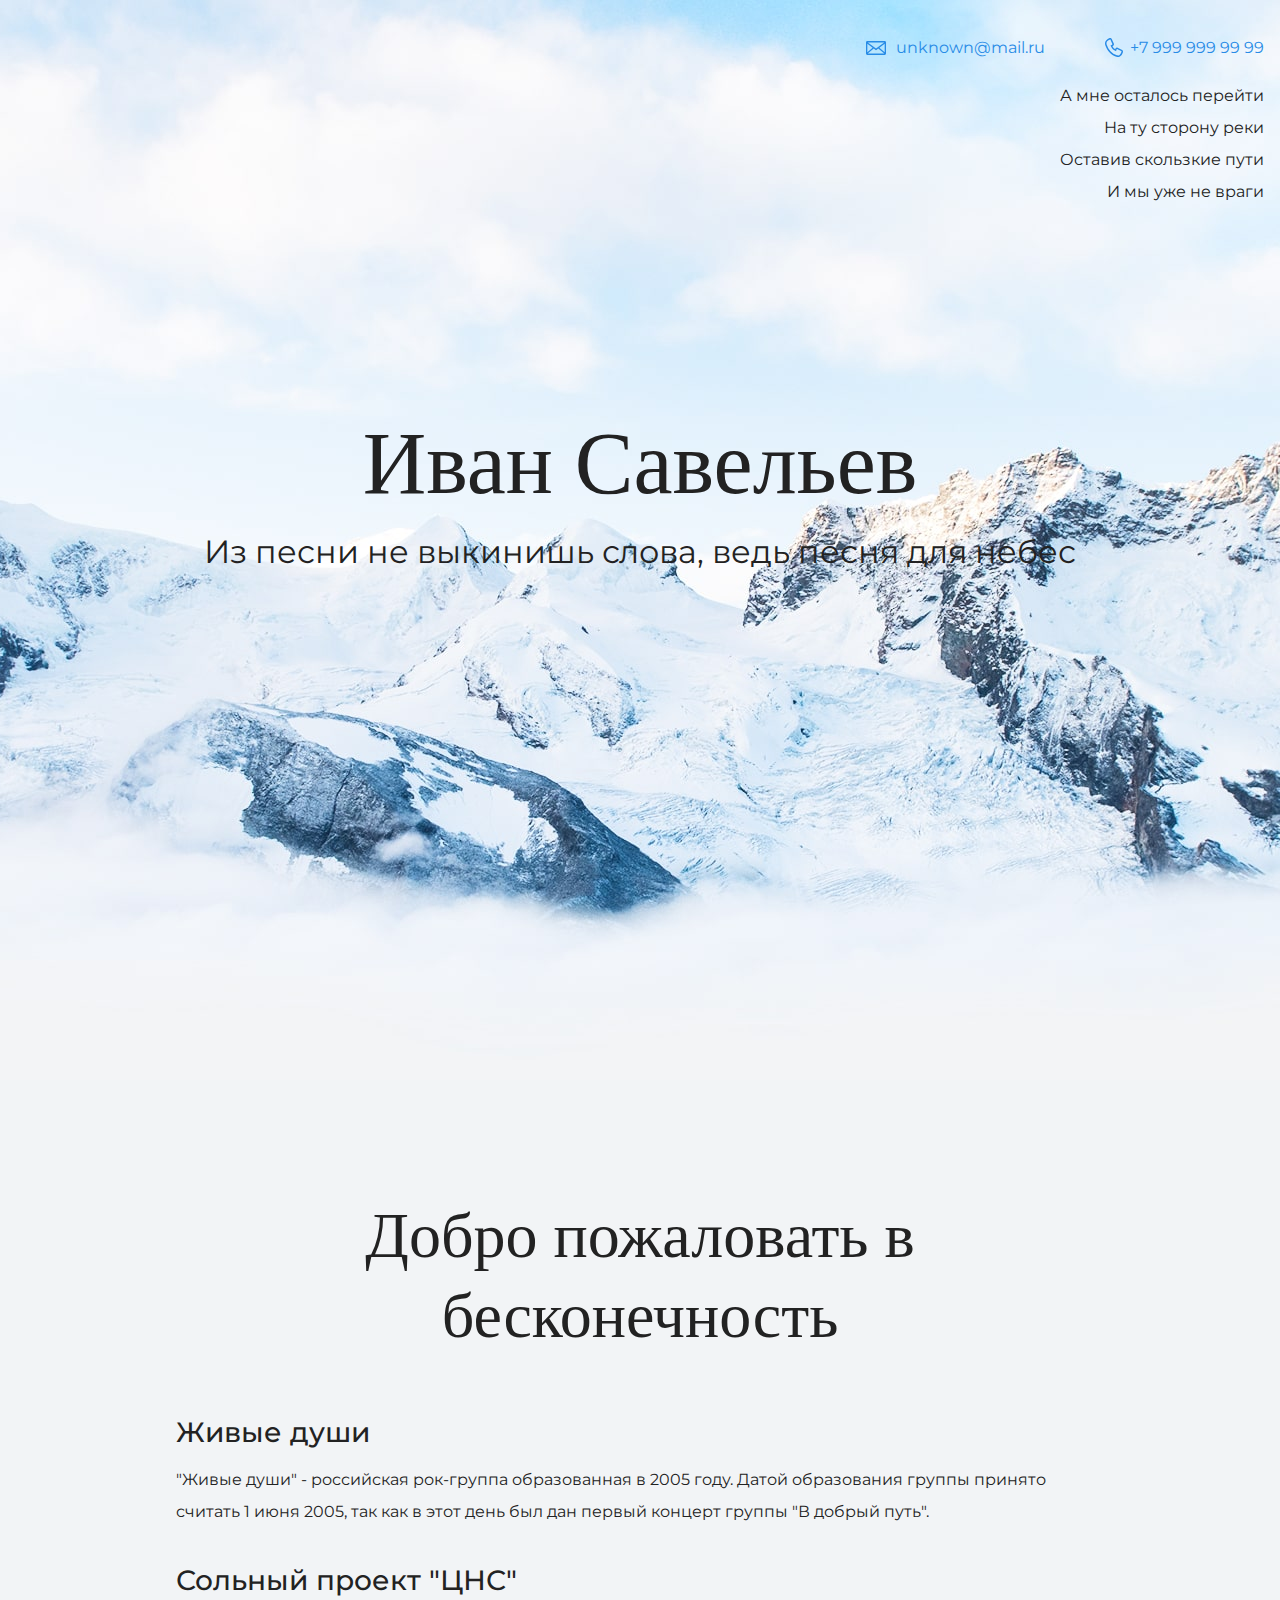
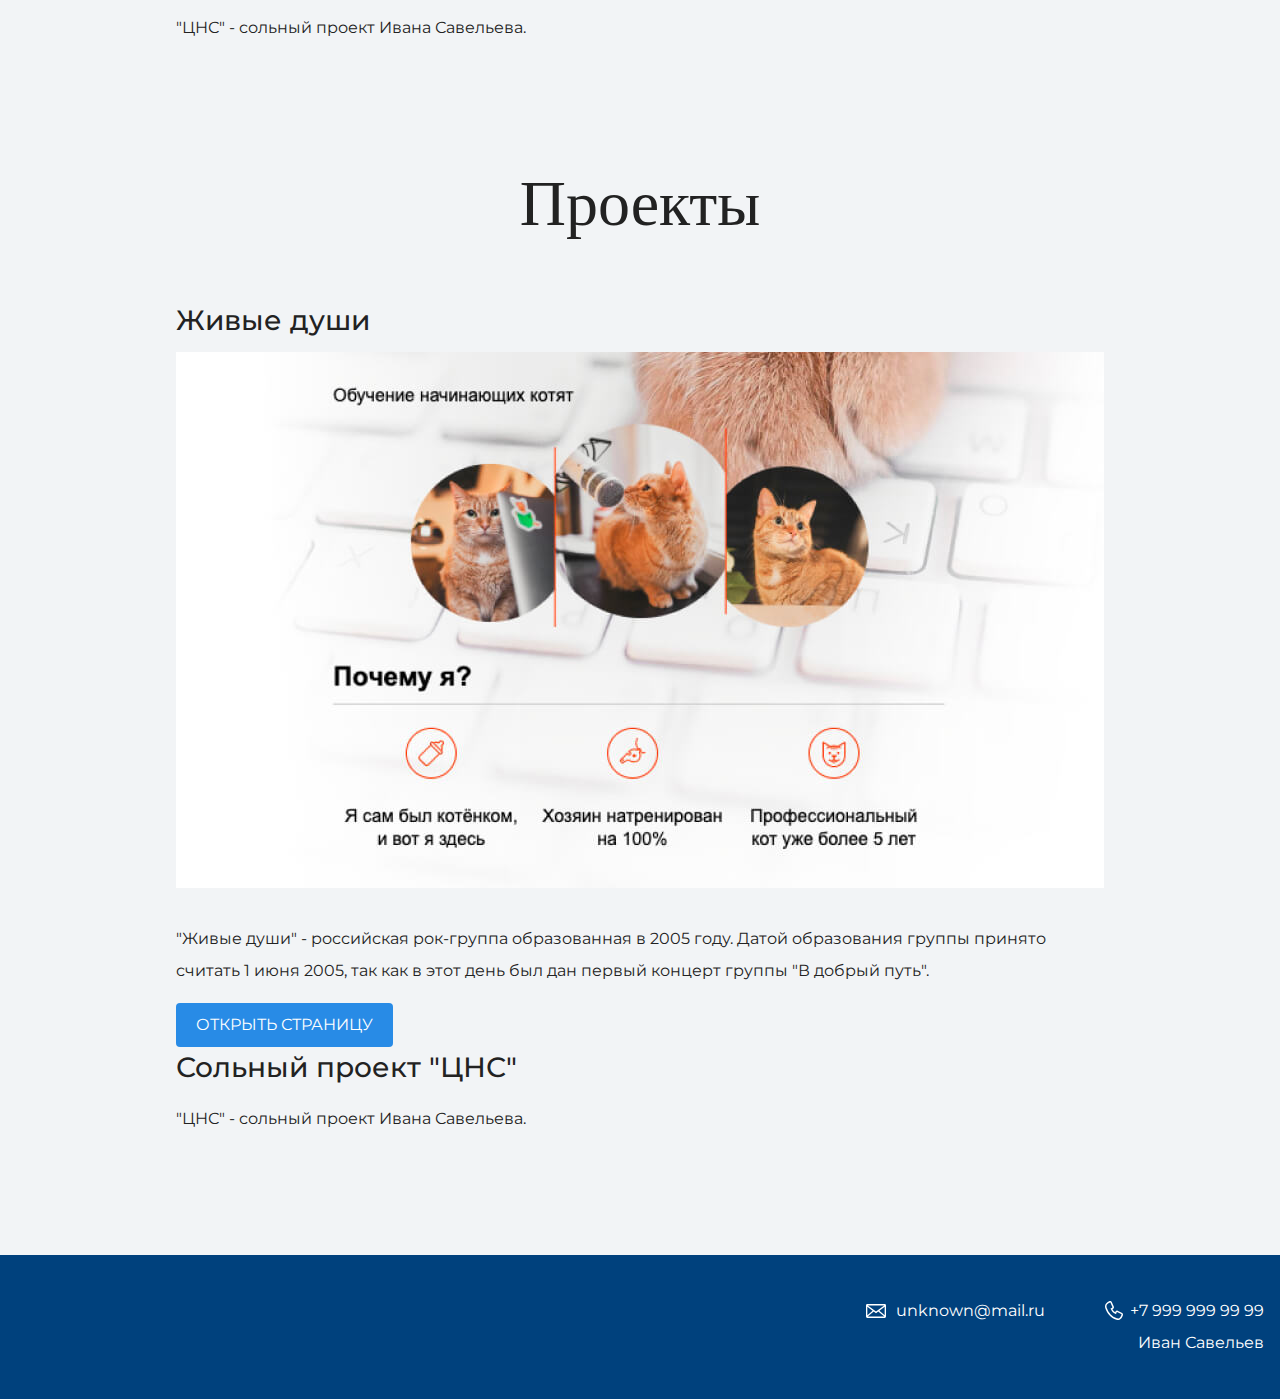
<file: index.html>
<!DOCTYPE html>
<html lang="ru">
  <head>
    <meta charset="UTF-8">
    <link rel="stylesheet" href="style.css">
    <link href="https://fonts.googleapis.com/css?family=Montserrat:400,500,700|Old+Standard+TT&display=swap&subset=cyrillic" rel="stylesheet">
    <title>Иван Савельев</title>
  </head>

  <body>
    <header class="page-header">
      <div class="container">
        <a class="header-email" href="mailto:unknown@mail.ru">unknown@mail.ru</a>
        <a class="header-phone" href="tel:+79999999999">+7 999 999 99 99</a><br>
       <p> А мне осталось перейти<br>
        На ту сторону реки<br>
        Оставив скользкие пути<br>
        И мы уже не враги</p>
      </div>
    </header>
    <section class="hero-image">
      <div class="container">
      <h1 class="heading">Иван Савельев</h1>
      <p>Из песни не выкинишь слова, ведь песня для небес</p>
      </div>
    </section>

    <section class="intro">
      <div class="container">
      <h2 class="subheading">Добро пожаловать в бесконечность</h2>
      <h3>Живые души</h3>
      <p>"Живые души" - российская рок-группа образованная в 2005 году. Датой образования группы принято считать 1 июня 2005, так как в этот день был дан первый концерт группы "В добрый путь".



      </p>
      <h3>Сольный проект "ЦНС"</h3>
      <p>"ЦНС" - сольный проект Ивана Савельева.</p>
      </div>
    </section>

    <section class="portfolio">
      <div class="container">
      <h2 class="subheading">Проекты</h2>

      <h3>Живые души</h3>
      <figure class="project-image">
        <img src="files/project.jpg" width="928" height="536" alt="Cайт инструктора Кекса">
      </figure>
        <p>"Живые души" - российская рок-группа образованная в 2005 году. Датой образования группы принято считать 1 июня 2005, так как в этот день был дан первый концерт группы "В добрый путь".</p>
        <a class="button" href="source/project/index.html">Открыть страницу</a>
      <h3>Сольный проект "ЦНС"</h3>
        <p>"ЦНС" - сольный проект Ивана Савельева.</p>
      </div>
    </section>

    <footer class="page-footer">
      <div class="container">
        <a class="footer-email" href="mailto:unknown@mail.ru">unknown@mail.ru</a>
        <a class="footer-phone" href="tel:+79999999999">+7 999 999 99 99</a><br>
      Иван Савельев
      </div>
    </footer>
  </body>
</html>
</file>
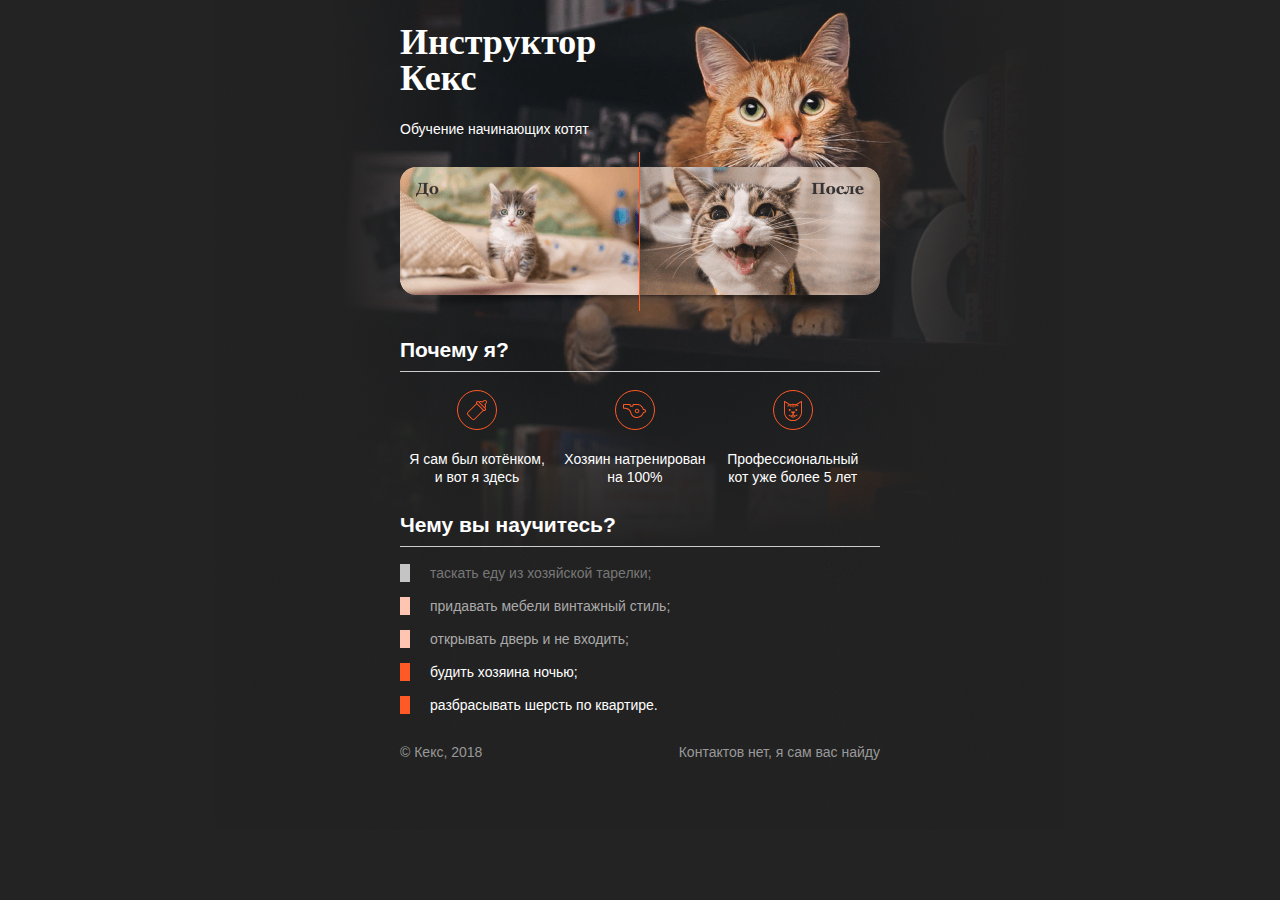
<file: source/project1/index.html>
<!DOCTYPE html>
<html lang="ru">
  <head>
    <meta charset="utf-8">
    <title>Инструктор Кексоне</title>
    <link rel="stylesheet" href="style.css">
  </head>
  <body>
    <div class="container">
      <header class="site-header">
        <h1>Инструктор Кекс</h1>
        <p>Обучение начинающих котят</p>
        <img src="img/banner-2.png">
      </header>

      <section class="features">
        <h2>Почему я?</h2>
        <p class="feature-kitten">Я сам был котёнком, и вот я здесь</p>
        <p class="feature-train">Хозяин натренирован на 100%</p>
        <p class="feature-cat">Профессиональный кот уже более 5 лет</p>
      </section>

      <section class="skills">
        <h2>Чему вы научитесь?</h2>
        <ul class="skills-list">
          <li class="skills-item">таскать еду из хозяйской тарелки;</li>
          <li class="skills-item standart">придавать мебели винтажный стиль;</li>
          <li class="skills-item standart">открывать дверь и не входить;</li>
          <li class="skills-item vip">будить хозяина ночью;</li>
          <li class="skills-item vip">разбрасывать шерсть по квартире.</li>
        </ul>
      </section>

      <footer class="site-footer">
        <p>© Кекс, 2018</p>
        <p>Контактов нет, я сам вас найду</p>
      </footer>
    </div>
  </body>
</html>
</file>
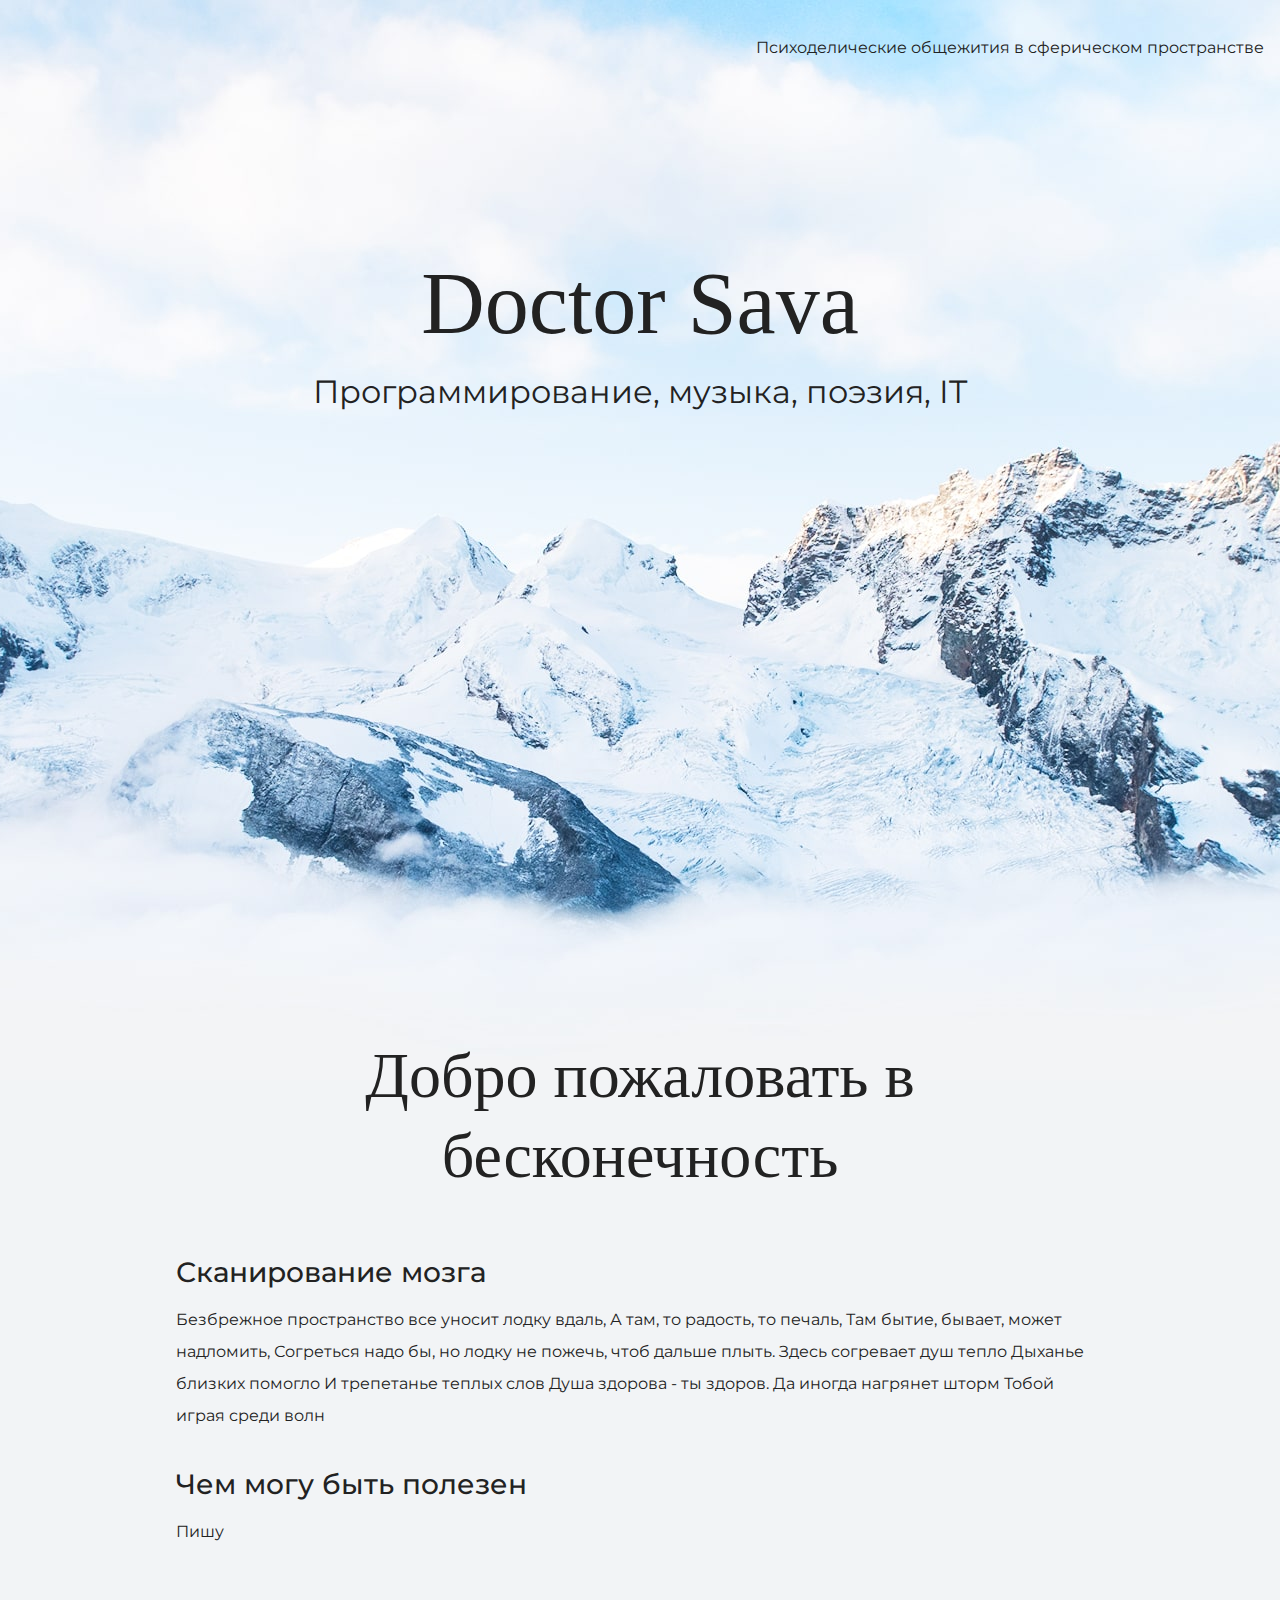
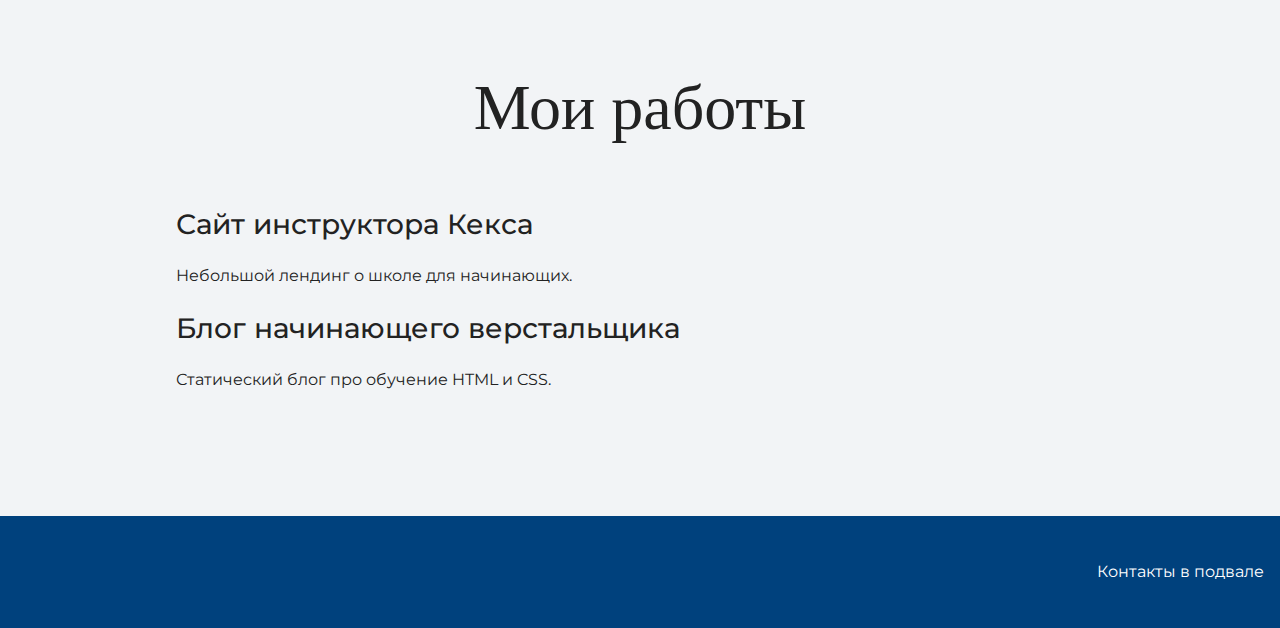
<file: Стихи.html>
<!DOCTYPE html>
<html lang="ru">
  <head>
    <meta charset="UTF-8">
    <link rel="stylesheet" href="style.css">
    <link href="https://fonts.googleapis.com/css?family=Montserrat:400,500,700|Old+Standard+TT&display=swap&subset=cyrillic" rel="stylesheet">
    <title>Doctor Sava</title>
  </head>

  <body>
    <header class="page-header">
      <div class="container">
        Психоделические общежития в сферическом пространстве
      </div>
    </header>

    <section class="hero-image">
      <div class="container">
      <h1 class="heading">Doctor Sava</h1>
      <p>Программирование, музыка, поэзия, IT</p>
      </div>
    </section>

    <section class="intro">
      <div class="container">
      <h2 class="subheading">Добро пожаловать в бесконечность</h2>
      <h3>Сканирование мозга</h3>
      <p>Безбрежное пространство все уносит лодку вдаль,
          А там, то радость, то печаль,
          Там бытие, бывает, может надломить,
          Согреться надо бы, но лодку не пожечь, чтоб дальше плыть.

          Здесь согревает душ тепло
          Дыханье близких помогло
          И трепетанье теплых слов
          Душа здорова - ты здоров.

          Да иногда нагрянет шторм
          Тобой играя среди волн



      </p>
      <h3>Чем могу быть полезен</h3>
      <p>Пишу</p>
      </div>
    </section>

    <section class="portfolio">
      <div class="container">
      <h2 class="subheading">Мои работы</h2>

      <h3>Сайт инструктора Кекса</h3>
      <p>Небольшой лендинг о школе для начинающих.</p>

      <h3>Блог начинающего верстальщика</h3>
      <p>Статический блог про обучение HTML и CSS.</p>
      </div>
    </section>

    <footer class="page-footer">
      <div class="container">
      Контакты в подвале
      </div>
    </footer>
  </body>
</html>
</file>
<file: style.css>
body {
  margin: 0;
  min-width: 960px;
  font-family: "Montserrat", "Helvetica", "Arial", sans-serif;
  font-size: 16px;
  line-height: 32px;
  color: #222222;
  background-color: #f2f4f6;
  background-image: url("img/hero-bg.jpg");
  background-repeat: no-repeat;
  background-position: top center;
}

.container {
  max-width: 928px;
  margin: 0 auto;
  padding: 0 16px;
}

.page-header {
  margin: 0 0 160px;
  padding: 32px 0 32px;
}

.page-header .container,
.page-footer .container {
  max-width: 1408px;
  text-align: right;
}

.page-header a {
  margin-left: 56px;
  color: #288be6;
  text-decoration: none;
  background-repeat: no-repeat;
  background-position: left;
}

.header-email {
  padding-left: 30px;
  background-image: url("img/icon-email-header.svg");
}

.header-phone {
  padding-left: 25px;
  background-image: url("img/icon-phone-header.svg");
}

.hero-image {
  margin-bottom: 620px;
}

.hero-image .container {
  max-width: 1408px;
  text-align: center;
}

.heading {
  margin: 0 0 16px;
  font-family: "Old Standard TT", "Times", "Times New Roman", serif;
  font-size: 88px;
  line-height: 96px;
  font-weight: 400;
}

.hero-image p {
  margin: 0;
  font-size: 32px;
  line-height: 48px;
}

.intro {
  margin: 0 0 120px;
}

.subheading {
  margin: 0 0 56px;
  font-family: "Old Standard TT", "Times", "Times New Roman", serif;
  font-size: 64px;
  line-height: 80px;
  font-weight: 400;
  text-align: center;
}

.user-image {
  margin: 0 0 32px;
  text-align: center;
}

.intro h3,
.portfolio h3 {
  margin: 0 0 12px;
  font-size: 28px;
  line-height: 40px;
  font-weight: 500;
}

.intro p {
  margin: 0 0 32px;
}

.skills-list {
  margin: 0;
  padding: 0;
}

.skills-list dt {
  padding-left: 32px;
  background-repeat: no-repeat;
  background-position: left;
}

.skill-html {
  background-image: url("img/icon-html.svg");
}

.skill-css {
  background-image: url("img/icon-css.svg");
}

.level {
  margin: 4px 0 16px;
  padding: 0;
  height: 14px;
  font-size: 0;
  background-color: #ffffff;
  border: 1px solid #86c3fa;
  border-radius: 8px;
}

.level div {
  margin: 1px;
  height: 12px;
  background-color: #288be6;
  border-radius: 6px;
}

.portfolio {
  margin: 0 0 120px;
}

.projects {
  margin: 0;
  padding: 0;
  list-style: none;
}

.projects li {
  margin: 0 0 80px;
}

.project-image {
  margin: 0 0 24px;
  text-align: center;
}

.projects p {
  margin: 0 0 24px;
}

.button {
  padding: 6px 20px;
  display: inline-block;
  vertical-align: baseline;
  text-decoration: none;
  text-transform: uppercase;
  border-radius: 4px;
  background-color: #288be6;
  color: #ffffff;
}

.page-footer {
  padding: 40px 0;
  background-color: #00417d;
  color: #ffffff;
}

.page-footer a {
  margin-left: 56px;
  color: inherit;
  text-decoration: none;
  background-repeat: no-repeat;
  background-position: left;
}

.footer-email {
  padding-left: 30px;
  background-image: url("img/icon-email-footer.svg");
}

.footer-phone {
  padding-left: 25px;
  background-image: url("img/icon-phone-footer.svg");
}
</file>
<file: source/project1/style.css>
body {
  padding: 0;
  font-family: "Arial", sans-serif;
  font-size: 14px;
  line-height: 18px;
  color: #ffffff;
  background: #232323 url("img/keks-background-dark.jpg") no-repeat 50% 0;
}

h1 {
  width: 260px;
  font-family: "Georgia", serif;
  font-size: 36px;
  line-height: 36px;
}

h2 {
  padding-bottom: 12px;
  border-bottom: 1px solid #cccccc;
}

.site-header {
  margin-bottom: 30px;
}

.skills-item {
  margin-bottom: 15px;
  padding-left: 20px;
  border-left: 10px solid #c4c4c4;
  color: #777777;
}

.standart {
  border-color: #ffc5b3;
  color: #aaaaaa;
}

/* Добавьте правило ниже */

.vip {
  border-color: #ff5a26;
  color: #ffffff;
}

.container {
  width: 480px;
  margin: 0 auto;
}

.site-header img {
  display: block;
  margin: 0 auto;
}

.features {
  margin-bottom: 30px;
}

.features p {
  display: inline-block;
  vertical-align: top;
  width: 30%;
  margin: 0 5px;
  text-align: center;
  background-repeat: no-repeat;
  background-position: center top;
}

.feature-kitten {
  padding-top: 60px;
  background-image: url("img/bottle.svg");
}

.feature-cat {
  padding-top: 60px;
  background-image: url("img/cat.svg");
}

.feature-train {
  padding-top: 60px;
  background-image: url("img/whistle.svg");
}

.skills-list {
  padding: 0;
  list-style: none;
}

.site-footer {
  display: flex;
  justify-content: space-between;
  color: #999999;
}
</file>
